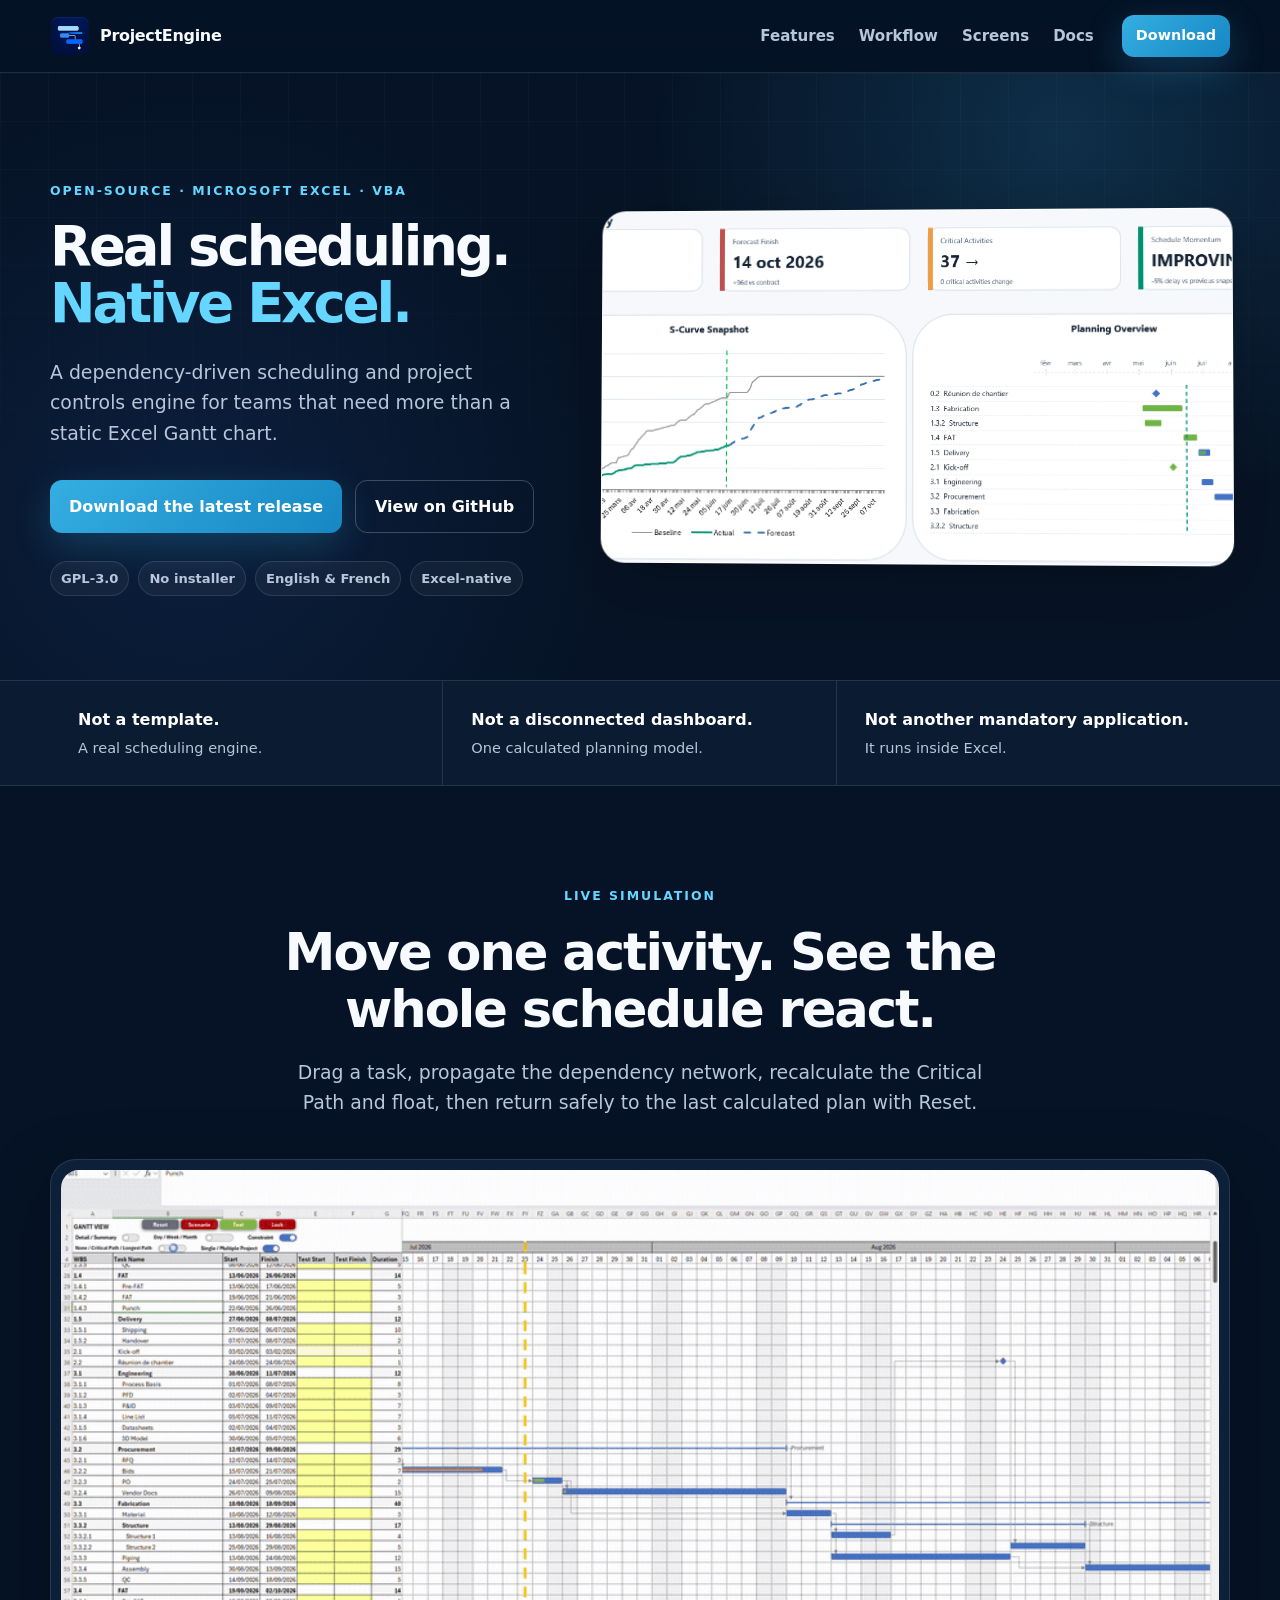
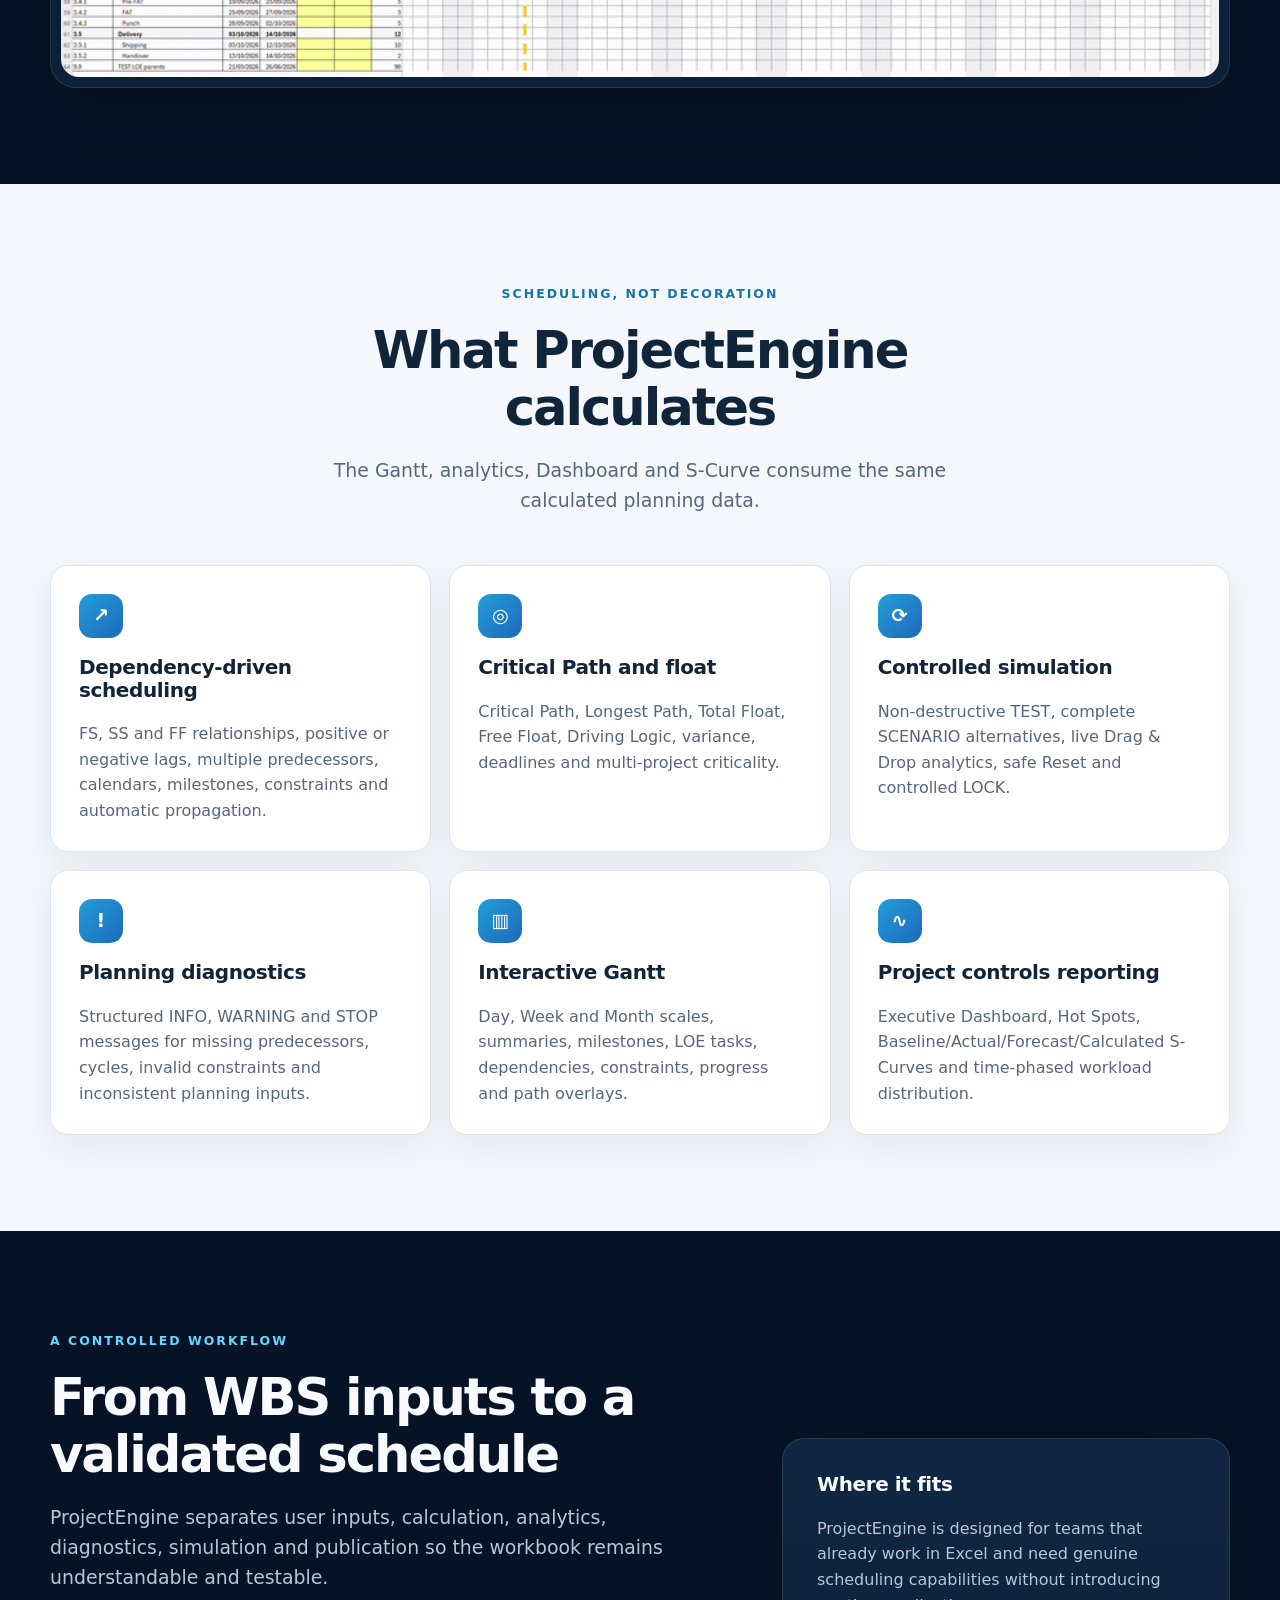
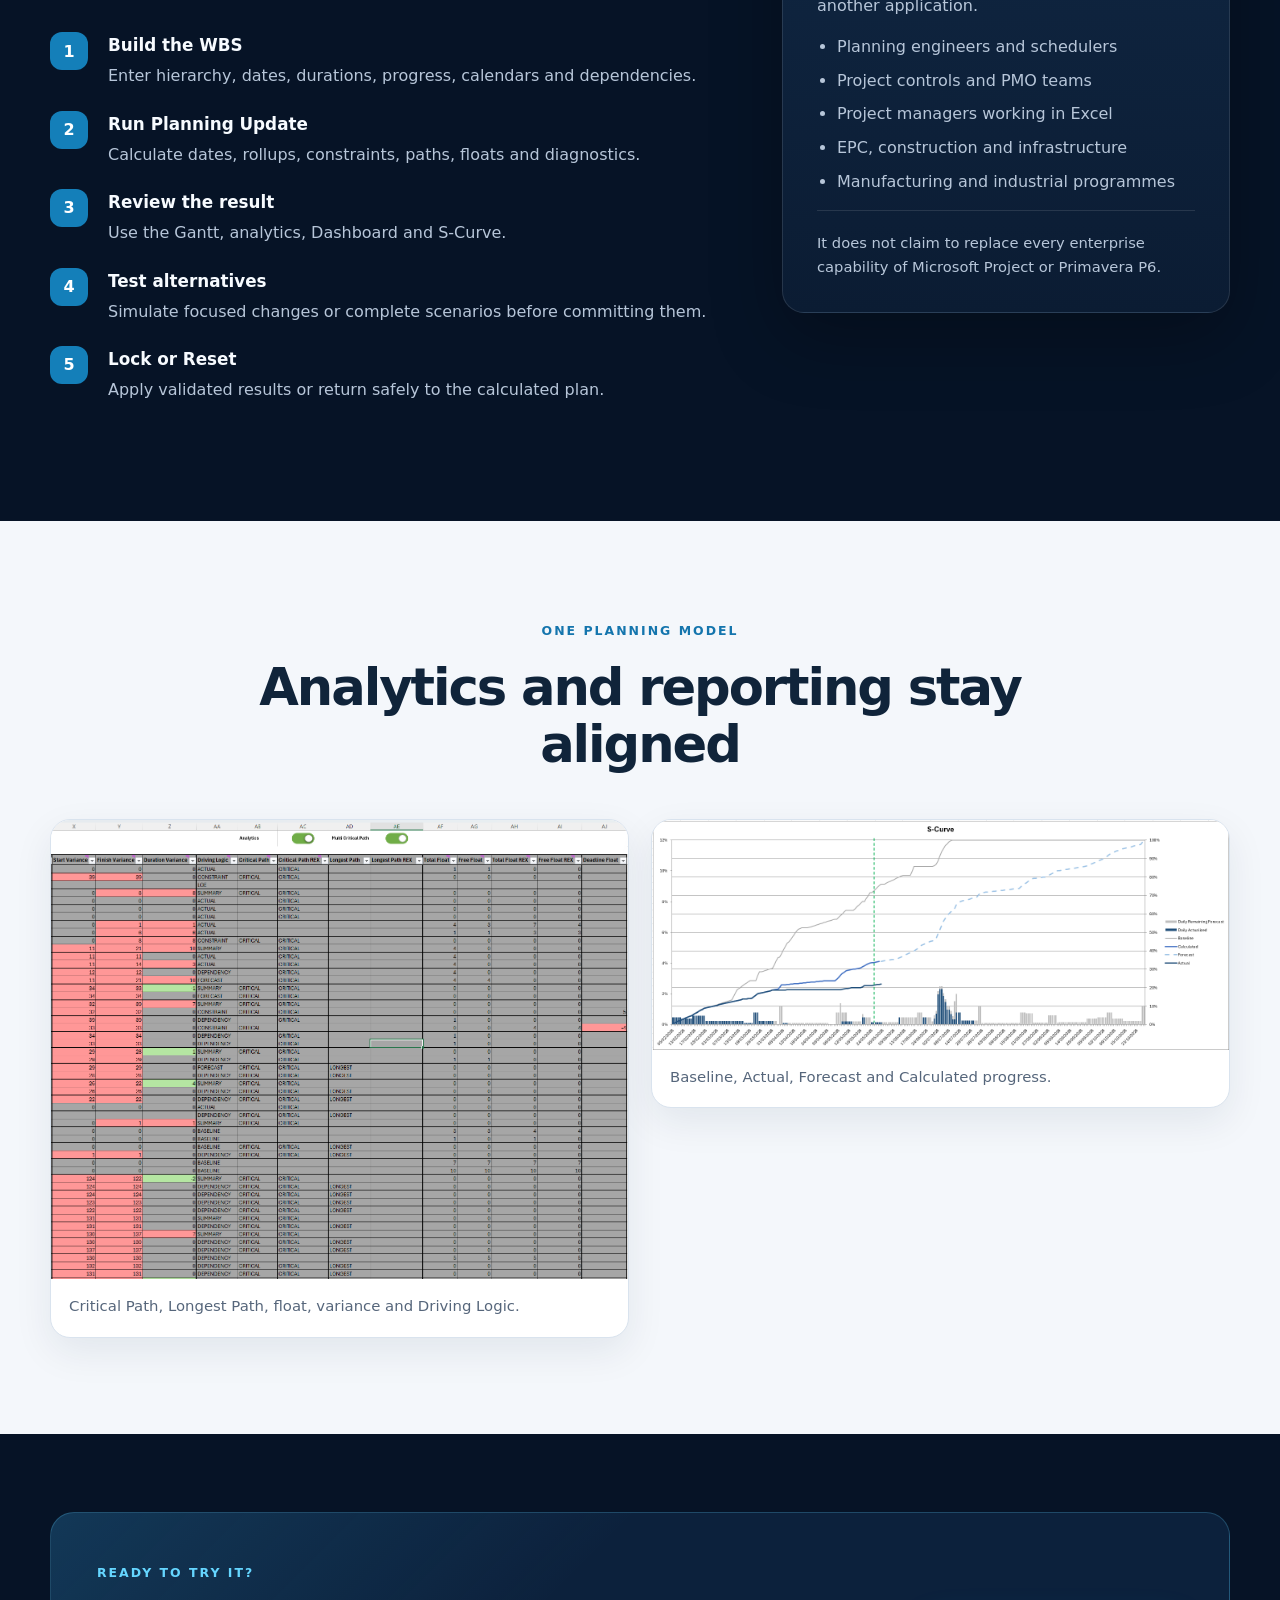
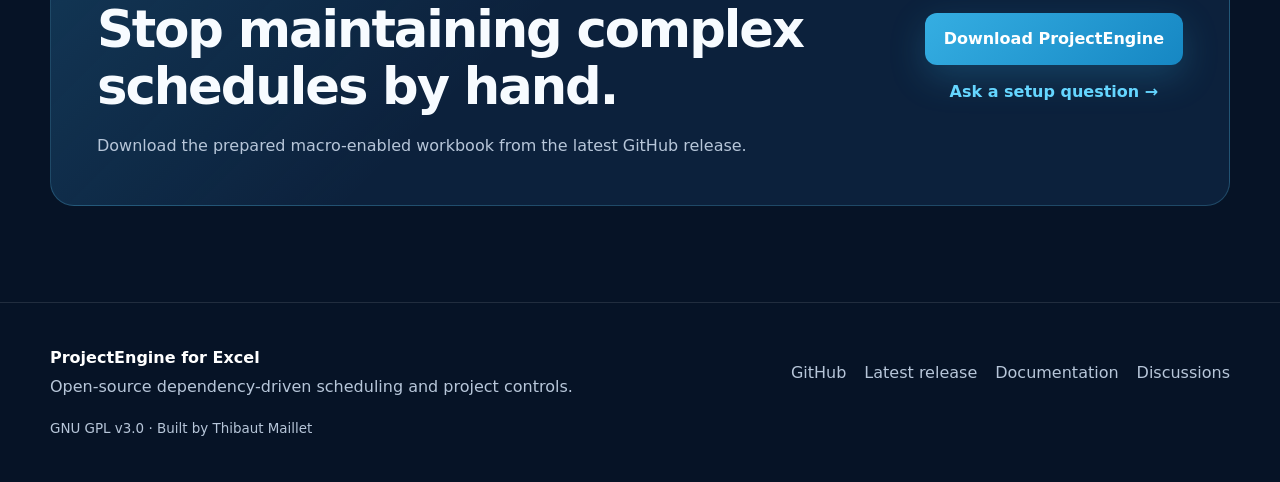
<file: index.html>
<!doctype html>
<html lang="en">
<head>
  <meta charset="utf-8">
  <meta name="viewport" content="width=device-width, initial-scale=1">
  <title>ProjectEngine for Excel — Open-source scheduling and project controls engine</title>
  <meta name="description" content="ProjectEngine is an open-source, dependency-driven scheduling and project controls engine for Microsoft Excel. Critical Path, float, simulation, Drag & Drop, Gantt, dashboards and S-Curves — all inside Excel.">
  <meta name="keywords" content="Excel scheduling engine, open source Excel Gantt, Critical Path Excel, VBA scheduling engine, project controls Excel, Microsoft Project alternative Excel, dependency-driven scheduling">
  <meta name="author" content="Thibaut Maillet">
  <meta name="robots" content="index,follow,max-image-preview:large">
  <meta name="theme-color" content="#07152a">

  <link rel="canonical" href="https://tmailletfr.github.io/ProjectEngine/">
  <link rel="icon" href="assets/favicon.png?v=2" type="image/png">
  <link rel="preload" as="image" href="assets/dashboard.png" fetchpriority="high">
  <link rel="stylesheet" href="assets/styles.css?v=4">

  <meta property="og:type" content="website">
  <meta property="og:title" content="ProjectEngine for Excel — Real scheduling. Native Excel.">
  <meta property="og:description" content="An open-source, dependency-driven scheduling and project controls engine for Microsoft Excel.">
  <meta property="og:url" content="https://tmailletfr.github.io/ProjectEngine/">
  <meta property="og:image" content="https://tmailletfr.github.io/ProjectEngine/assets/social-preview.jpg">
  <meta property="og:image:width" content="1280">
  <meta property="og:image:height" content="640">

  <meta name="twitter:card" content="summary_large_image">
  <meta name="twitter:title" content="ProjectEngine for Excel">
  <meta name="twitter:description" content="Real scheduling. Native Excel.">
  <meta name="twitter:image" content="https://tmailletfr.github.io/ProjectEngine/assets/social-preview.jpg">

  <script type="application/ld+json">
  {
    "@context": "https://schema.org",
    "@type": "SoftwareApplication",
    "name": "ProjectEngine",
    "alternateName": "ProjectEngine for Excel",
    "applicationCategory": "BusinessApplication",
    "applicationSubCategory": "Project scheduling and project controls",
    "operatingSystem": "Microsoft Windows",
    "softwareRequirements": "Microsoft Excel with VBA macros enabled",
    "description": "Open-source, dependency-driven scheduling and project controls engine for Microsoft Excel.",
    "url": "https://tmailletfr.github.io/ProjectEngine/",
    "downloadUrl": "https://github.com/TMailletFR/ProjectEngine/releases/latest",
    "codeRepository": "https://github.com/TMailletFR/ProjectEngine",
    "license": "https://www.gnu.org/licenses/gpl-3.0.html",
    "author": {
      "@type": "Person",
      "name": "Thibaut Maillet",
      "url": "https://github.com/TMailletFR"
    },
    "featureList": [
      "Dependency-driven scheduling with FS, SS and FF relationships",
      "Critical Path and Longest Path analysis",
      "Total Float and Free Float",
      "Live TEST and Drag & Drop simulation",
      "Interactive Gantt chart",
      "Executive dashboards",
      "S-Curve analysis",
      "English and French onboarding"
    ]
  }
  </script>
</head>

<body>
  <a class="skip-link" href="#main">Skip to content</a>

  <header class="site-header">
    <div class="container nav-wrap">
      <a class="brand" href="#top" aria-label="ProjectEngine home">
        <img src="assets/ProjectEngine_logo.png"
             alt=""
             width="40"
             height="40"
             style="width:40px;height:40px;display:block;object-fit:contain;flex:0 0 auto;">
        <span>ProjectEngine</span>
      </a>
      <nav aria-label="Primary navigation">
        <a href="#features">Features</a>
        <a href="#workflow">Workflow</a>
        <a href="#screens">Screens</a>
        <a href="https://github.com/TMailletFR/ProjectEngine/tree/main/Docs/en">Docs</a>
      </nav>
      <a class="button button-small" href="download.html">Download</a>
    </div>
  </header>

  <main id="main">
    <section class="hero" id="top">
      <div class="container hero-grid">
        <div class="hero-copy">
          <div class="eyebrow">OPEN-SOURCE · MICROSOFT EXCEL · VBA</div>
          <h1 class="hero-title">
            <span class="hero-title-line">Real scheduling.</span>
            <span class="hero-title-line hero-title-accent">Native Excel.</span>
          </h1>
          <p class="hero-lead">
            A dependency-driven scheduling and project controls engine for teams that need more than a static Excel Gantt chart.
          </p>
          <div class="hero-actions">
            <a class="button" href="download.html">Download the latest release</a>
            <a class="button button-secondary" href="https://github.com/TMailletFR/ProjectEngine">View on GitHub</a>
          </div>
          <div class="trust-row" aria-label="Project characteristics">
            <span>GPL-3.0</span>
            <span>No installer</span>
            <span>English & French</span>
            <span>Excel-native</span>
          </div>
        </div>
        <div class="hero-visual">
          <img src="assets/dashboard.png" alt="ProjectEngine executive dashboard in Excel" width="1200" height="675" loading="eager" fetchpriority="high" decoding="async">
        </div>
      </div>
    </section>

    <section class="proof strip">
      <div class="container proof-grid">
        <div>
          <strong>Not a template.</strong>
          <span>A real scheduling engine.</span>
        </div>
        <div>
          <strong>Not a disconnected dashboard.</strong>
          <span>One calculated planning model.</span>
        </div>
        <div>
          <strong>Not another mandatory application.</strong>
          <span>It runs inside Excel.</span>
        </div>
      </div>
    </section>

    <section class="section" id="demo">
      <div class="container narrow center">
        <div class="eyebrow">LIVE SIMULATION</div>
        <h2>Move one activity. See the whole schedule react.</h2>
        <p class="section-lead">
          Drag a task, propagate the dependency network, recalculate the Critical Path and float, then return safely to the last calculated plan with Reset.
        </p>
      </div>
      <div class="container demo-frame">
        <img src="assets/live-simulation.gif" alt="ProjectEngine live Gantt simulation showing Drag and Drop, dependency propagation, Critical Path recalculation and Reset" loading="lazy">
      </div>
    </section>

    <section class="section section-alt" id="features">
      <div class="container narrow center">
        <div class="eyebrow">SCHEDULING, NOT DECORATION</div>
        <h2>What ProjectEngine calculates</h2>
        <p class="section-lead">
          The Gantt, analytics, Dashboard and S-Curve consume the same calculated planning data.
        </p>
      </div>

      <div class="container cards">
        <article class="card">
          <div class="icon">↗</div>
          <h3>Dependency-driven scheduling</h3>
          <p>FS, SS and FF relationships, positive or negative lags, multiple predecessors, calendars, milestones, constraints and automatic propagation.</p>
        </article>
        <article class="card">
          <div class="icon">◎</div>
          <h3>Critical Path and float</h3>
          <p>Critical Path, Longest Path, Total Float, Free Float, Driving Logic, variance, deadlines and multi-project criticality.</p>
        </article>
        <article class="card">
          <div class="icon">⟳</div>
          <h3>Controlled simulation</h3>
          <p>Non-destructive TEST, complete SCENARIO alternatives, live Drag & Drop analytics, safe Reset and controlled LOCK.</p>
        </article>
        <article class="card">
          <div class="icon">!</div>
          <h3>Planning diagnostics</h3>
          <p>Structured INFO, WARNING and STOP messages for missing predecessors, cycles, invalid constraints and inconsistent planning inputs.</p>
        </article>
        <article class="card">
          <div class="icon">▥</div>
          <h3>Interactive Gantt</h3>
          <p>Day, Week and Month scales, summaries, milestones, LOE tasks, dependencies, constraints, progress and path overlays.</p>
        </article>
        <article class="card">
          <div class="icon">∿</div>
          <h3>Project controls reporting</h3>
          <p>Executive Dashboard, Hot Spots, Baseline/Actual/Forecast/Calculated S-Curves and time-phased workload distribution.</p>
        </article>
      </div>
    </section>

    <section class="section" id="workflow">
      <div class="container workflow-grid">
        <div>
          <div class="eyebrow">A CONTROLLED WORKFLOW</div>
          <h2>From WBS inputs to a validated schedule</h2>
          <p class="section-lead left">
            ProjectEngine separates user inputs, calculation, analytics, diagnostics, simulation and publication so the workbook remains understandable and testable.
          </p>
          <ol class="steps">
            <li><span>1</span><div><strong>Build the WBS</strong><p>Enter hierarchy, dates, durations, progress, calendars and dependencies.</p></div></li>
            <li><span>2</span><div><strong>Run Planning Update</strong><p>Calculate dates, rollups, constraints, paths, floats and diagnostics.</p></div></li>
            <li><span>3</span><div><strong>Review the result</strong><p>Use the Gantt, analytics, Dashboard and S-Curve.</p></div></li>
            <li><span>4</span><div><strong>Test alternatives</strong><p>Simulate focused changes or complete scenarios before committing them.</p></div></li>
            <li><span>5</span><div><strong>Lock or Reset</strong><p>Apply validated results or return safely to the calculated plan.</p></div></li>
          </ol>
        </div>
        <aside class="fit-panel">
          <h3>Where it fits</h3>
          <p>ProjectEngine is designed for teams that already work in Excel and need genuine scheduling capabilities without introducing another application.</p>
          <ul>
            <li>Planning engineers and schedulers</li>
            <li>Project controls and PMO teams</li>
            <li>Project managers working in Excel</li>
            <li>EPC, construction and infrastructure</li>
            <li>Manufacturing and industrial programmes</li>
          </ul>
          <p class="fit-note">It does not claim to replace every enterprise capability of Microsoft Project or Primavera P6.</p>
        </aside>
      </div>
    </section>

    <section class="section section-alt" id="screens">
      <div class="container narrow center">
        <div class="eyebrow">ONE PLANNING MODEL</div>
        <h2>Analytics and reporting stay aligned</h2>
      </div>
      <div class="container screenshot-grid">
        <figure>
          <img src="assets/analytics.png" alt="ProjectEngine planning analytics in Excel" loading="lazy">
          <figcaption>Critical Path, Longest Path, float, variance and Driving Logic.</figcaption>
        </figure>
        <figure>
          <img src="assets/s-curve.png" alt="ProjectEngine S-Curve analysis in Excel" loading="lazy">
          <figcaption>Baseline, Actual, Forecast and Calculated progress.</figcaption>
        </figure>
      </div>
    </section>

    <section class="section cta">
      <div class="container cta-box">
        <div>
          <div class="eyebrow">READY TO TRY IT?</div>
          <h2>Stop maintaining complex schedules by hand.</h2>
          <p>Download the prepared macro-enabled workbook from the latest GitHub release.</p>
        </div>
        <div class="cta-actions">
          <a class="button" href="download.html">Download ProjectEngine</a>
          <a class="text-link" href="https://github.com/TMailletFR/ProjectEngine/discussions/4">Ask a setup question →</a>
        </div>
      </div>
    </section>
  </main>

  <footer>
    <div class="container footer-grid">
      <div>
        <strong>ProjectEngine for Excel</strong>
        <p>Open-source dependency-driven scheduling and project controls.</p>
      </div>
      <div class="footer-links">
        <a href="https://github.com/TMailletFR/ProjectEngine">GitHub</a>
        <a href="https://github.com/TMailletFR/ProjectEngine/releases/latest">Latest release</a>
        <a href="https://github.com/TMailletFR/ProjectEngine/tree/main/Docs/en">Documentation</a>
        <a href="https://github.com/TMailletFR/ProjectEngine/discussions">Discussions</a>
      </div>
      <div class="license">GNU GPL v3.0 · Built by Thibaut Maillet</div>
    </div>
  </footer>
</body>
</html>
</file>
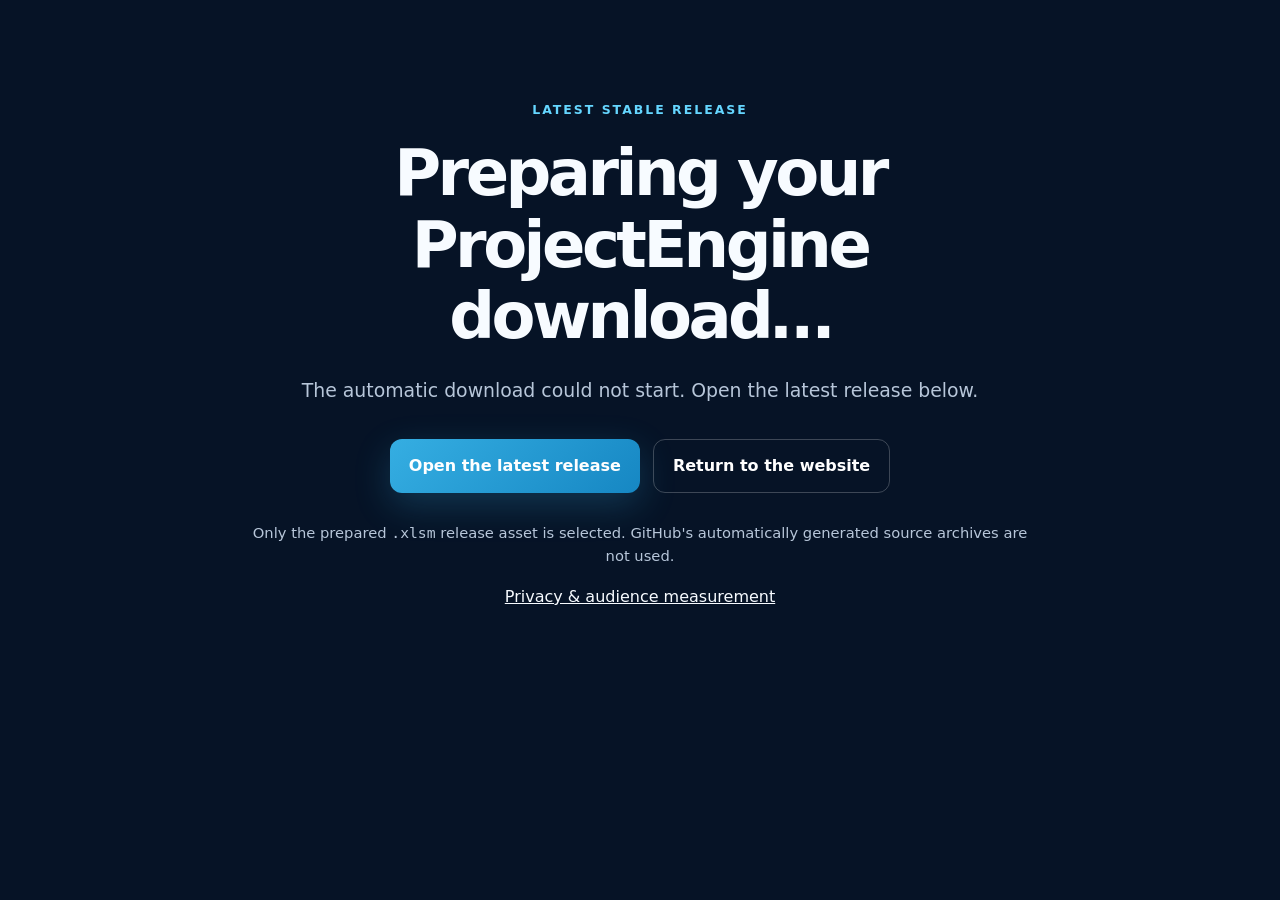
<file: download.html>
<!doctype html>
<html lang="en">
<head>
  <meta charset="utf-8">
  <meta name="viewport" content="width=device-width, initial-scale=1">
  <meta name="robots" content="noindex">
  <meta name="theme-color" content="#07152a">
  <title>Downloading ProjectEngine…</title>
  <link rel="icon" href="assets/favicon.png?v=2" type="image/png">
  <link rel="stylesheet" href="assets/styles.css?v=4">
  <!-- Cloudflare Web Analytics -->
  <script type="module"
          src="https://static.cloudflareinsights.com/beacon.min.js"
          data-cf-beacon='{"token":"202ecf5af10b4638a640319fb2933e1e"}'></script>
  <!-- End Cloudflare Web Analytics -->
</head>
<body>
  <main class="section">
    <div class="container narrow center">
      <div class="eyebrow">LATEST STABLE RELEASE</div>
      <h1 class="download-title">Preparing your ProjectEngine download…</h1>
      <p class="section-lead" id="download-status">
        The latest macro-enabled Excel workbook is being located on GitHub.
      </p>

      <div class="hero-actions download-actions">
        <a class="button" id="manual-download"
           href="https://github.com/TMailletFR/ProjectEngine/releases/latest">
          Open the latest release
        </a>
        <a class="button button-secondary"
           href="https://tmailletfr.github.io/ProjectEngine/">
          Return to the website
        </a>
      </div>

      <p class="download-note">
        Only the prepared <code>.xlsm</code> release asset is selected.
        GitHub's automatically generated source archives are not used.
      </p>
      <p class="privacy-inline">
        <a href="privacy.html">Privacy & audience measurement</a>
      </p>
    </div>
  </main>

  <script>
    (() => {
      const apiUrl =
        "https://api.github.com/repos/TMailletFR/ProjectEngine/releases/latest";
      const status = document.getElementById("download-status");
      const manual = document.getElementById("manual-download");

      fetch(apiUrl, {
        headers: {
          "Accept": "application/vnd.github+json"
        }
      })
        .then(response => {
          if (!response.ok) {
            throw new Error(`GitHub API returned ${response.status}`);
          }
          return response.json();
        })
        .then(release => {
          const workbook = (release.assets || []).find(asset =>
            asset.name.toLowerCase().endsWith(".xlsm")
          );

          if (!workbook || !workbook.browser_download_url) {
            throw new Error("No .xlsm asset was found in the latest release.");
          }

          status.textContent =
            `Downloading ${workbook.name} from ${release.tag_name}…`;
          manual.href = workbook.browser_download_url;
          manual.textContent = `Download ${workbook.name}`;

          window.location.replace(workbook.browser_download_url);
        })
        .catch(error => {
          console.error(error);
          status.textContent =
            "The automatic download could not start. Open the latest release below.";
        });
    })();
  </script>
</body>
</html>
</file>
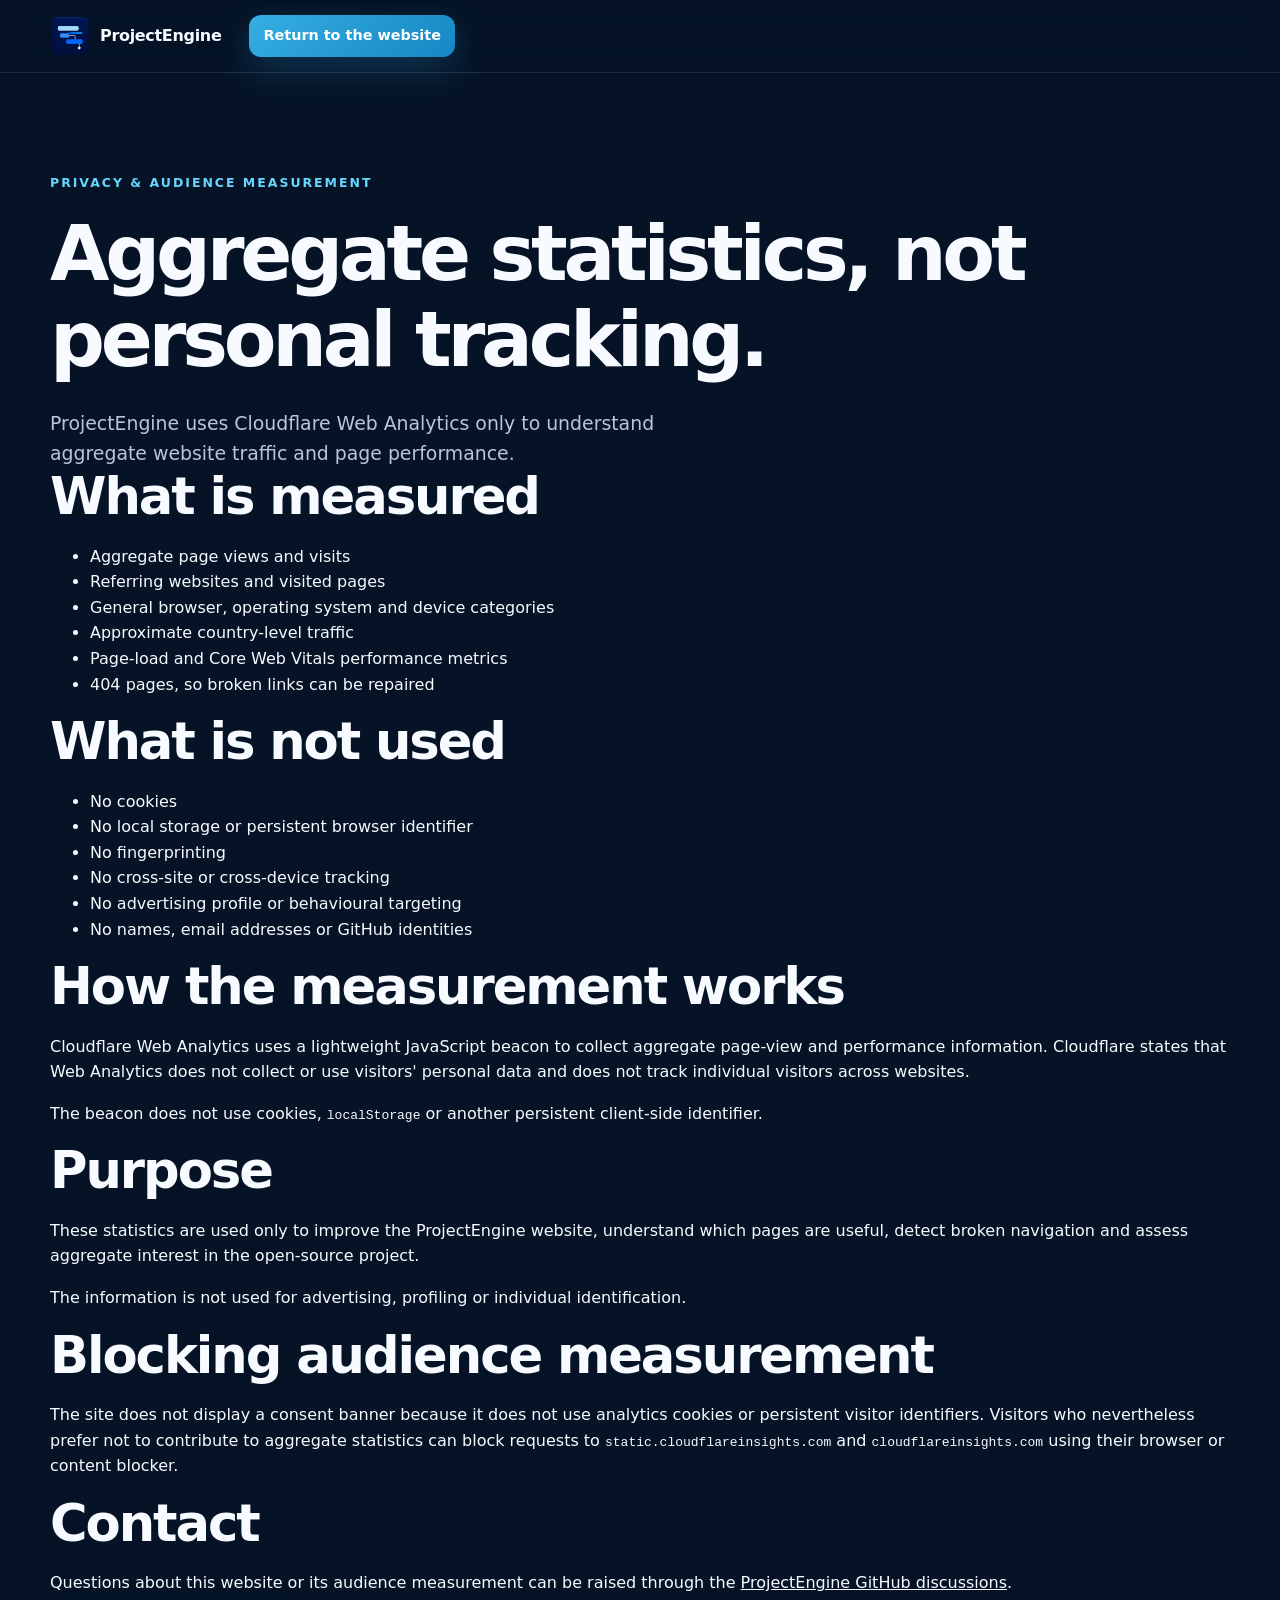
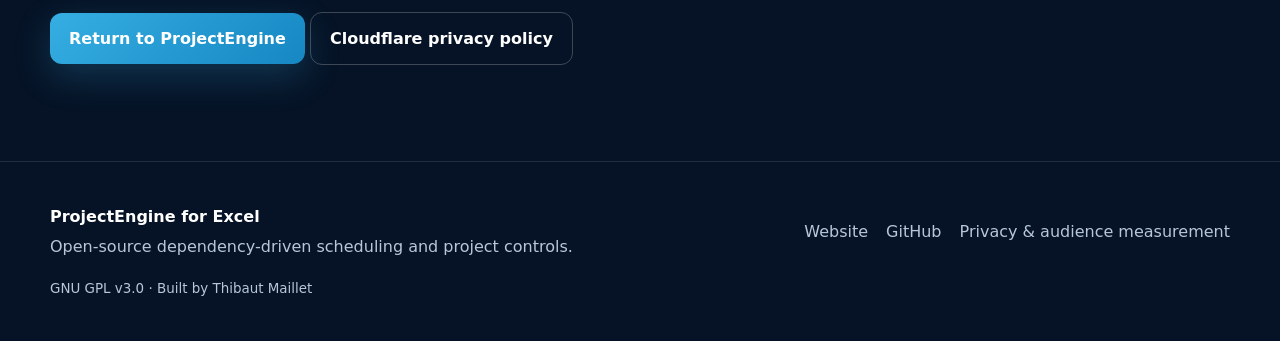
<file: privacy.html>
<!doctype html>
<html lang="en">
<head>
  <meta charset="utf-8">
  <meta name="viewport" content="width=device-width, initial-scale=1">
  <title>Privacy and audience measurement — ProjectEngine</title>
  <meta name="description" content="How ProjectEngine uses privacy-first, cookie-free aggregate audience measurement.">
  <meta name="robots" content="index,follow">
  <meta name="theme-color" content="#07152a">
  <link rel="canonical" href="https://tmailletfr.github.io/ProjectEngine/privacy.html">
  <link rel="icon" href="assets/favicon.png?v=2" type="image/png">
  <link rel="stylesheet" href="assets/styles.css?v=4">
  <!-- Cloudflare Web Analytics -->
  <script type="module"
          src="https://static.cloudflareinsights.com/beacon.min.js"
          data-cf-beacon='{"token":"202ecf5af10b4638a640319fb2933e1e"}'></script>
  <!-- End Cloudflare Web Analytics -->
</head>
<body>
  <a class="skip-link" href="#main">Skip to content</a>

  <header class="site-header">
    <div class="container nav-wrap">
      <a class="brand" href="/ProjectEngine/" aria-label="ProjectEngine home">
        <img src="assets/ProjectEngine_logo.png"
             alt=""
             width="40"
             height="40"
             style="width:40px;height:40px;display:block;object-fit:contain;flex:0 0 auto;">
        <span>ProjectEngine</span>
      </a>
      <a class="button button-small" href="/ProjectEngine/">Return to the website</a>
    </div>
  </header>

  <main id="main" class="section privacy-page">
    <div class="container privacy-container">
      <div class="eyebrow">PRIVACY & AUDIENCE MEASUREMENT</div>
      <h1 class="privacy-title">Aggregate statistics, not personal tracking.</h1>

      <p class="section-lead left">
        ProjectEngine uses Cloudflare Web Analytics only to understand aggregate website traffic and page performance.
      </p>

      <section class="privacy-card">
        <h2>What is measured</h2>
        <ul>
          <li>Aggregate page views and visits</li>
          <li>Referring websites and visited pages</li>
          <li>General browser, operating system and device categories</li>
          <li>Approximate country-level traffic</li>
          <li>Page-load and Core Web Vitals performance metrics</li>
          <li>404 pages, so broken links can be repaired</li>
        </ul>
      </section>

      <section class="privacy-card">
        <h2>What is not used</h2>
        <ul>
          <li>No cookies</li>
          <li>No local storage or persistent browser identifier</li>
          <li>No fingerprinting</li>
          <li>No cross-site or cross-device tracking</li>
          <li>No advertising profile or behavioural targeting</li>
          <li>No names, email addresses or GitHub identities</li>
        </ul>
      </section>

      <section class="privacy-card">
        <h2>How the measurement works</h2>
        <p>
          Cloudflare Web Analytics uses a lightweight JavaScript beacon to collect aggregate page-view and performance information.
          Cloudflare states that Web Analytics does not collect or use visitors' personal data and does not track individual visitors across websites.
        </p>
        <p>
          The beacon does not use cookies, <code>localStorage</code> or another persistent client-side identifier.
        </p>
      </section>

      <section class="privacy-card">
        <h2>Purpose</h2>
        <p>
          These statistics are used only to improve the ProjectEngine website, understand which pages are useful, detect broken navigation and assess aggregate interest in the open-source project.
        </p>
        <p>
          The information is not used for advertising, profiling or individual identification.
        </p>
      </section>

      <section class="privacy-card">
        <h2>Blocking audience measurement</h2>
        <p>
          The site does not display a consent banner because it does not use analytics cookies or persistent visitor identifiers.
          Visitors who nevertheless prefer not to contribute to aggregate statistics can block requests to
          <code>static.cloudflareinsights.com</code> and <code>cloudflareinsights.com</code> using their browser or content blocker.
        </p>
      </section>

      <section class="privacy-card">
        <h2>Contact</h2>
        <p>
          Questions about this website or its audience measurement can be raised through the
          <a href="https://github.com/TMailletFR/ProjectEngine/discussions">ProjectEngine GitHub discussions</a>.
        </p>
      </section>

      <div class="privacy-actions">
        <a class="button" href="/ProjectEngine/">Return to ProjectEngine</a>
        <a class="button button-secondary" href="https://www.cloudflare.com/privacypolicy/">Cloudflare privacy policy</a>
      </div>
    </div>
  </main>

  <footer>
    <div class="container footer-grid">
      <div>
        <strong>ProjectEngine for Excel</strong>
        <p>Open-source dependency-driven scheduling and project controls.</p>
      </div>
      <div class="footer-links">
        <a href="/ProjectEngine/">Website</a>
        <a href="https://github.com/TMailletFR/ProjectEngine">GitHub</a>
        <a href="privacy.html">Privacy & audience measurement</a>
      </div>
      <div class="license">GNU GPL v3.0 · Built by Thibaut Maillet</div>
    </div>
  </footer>
</body>
</html>
</file>
<file: assets/styles.css>
:root {
  --bg: #061326;
  --bg-soft: #0b1c34;
  --panel: #10243f;
  --panel-2: #f4f7fb;
  --text: #f7fbff;
  --muted: #b7c6d9;
  --ink: #10243a;
  --ink-soft: #56667b;
  --accent: #35aee2;
  --accent-2: #65d6ff;
  --line: rgba(255,255,255,.11);
  --shadow: 0 24px 70px rgba(0,0,0,.28);
  --radius: 24px;
}

* { box-sizing: border-box; }

html { scroll-behavior: smooth; }

body {
  margin: 0;
  font-family: Inter, ui-sans-serif, system-ui, -apple-system, BlinkMacSystemFont, "Segoe UI", sans-serif;
  color: var(--text);
  background: var(--bg);
  line-height: 1.6;
}

img {
  max-width: 100%;
  height: auto;
  display: block;
}

a { color: inherit; }

.container {
  width: min(1180px, calc(100% - 40px));
  margin-inline: auto;
}

.narrow { max-width: 780px; }
.center { text-align: center; }

.skip-link {
  position: absolute;
  left: -9999px;
  top: 8px;
  z-index: 999;
  background: white;
  color: #111;
  padding: 10px 14px;
  border-radius: 8px;
}
.skip-link:focus { left: 8px; }

.site-header {
  position: sticky;
  top: 0;
  z-index: 20;
  backdrop-filter: blur(18px);
  background: rgba(6, 19, 38, .82);
  border-bottom: 1px solid var(--line);
}

.nav-wrap {
  min-height: 72px;
  display: flex;
  align-items: center;
  gap: 28px;
}

.brand {
  display: inline-flex;
  align-items: center;
  gap: 10px;
  text-decoration: none;
  font-weight: 800;
  letter-spacing: -.02em;
}

.brand-mark {
  width: 36px;
  height: 36px;
  border-radius: 11px;
  display: grid;
  place-items: center;
  background: linear-gradient(135deg, var(--accent), #1e6ccb);
  font-size: .84rem;
  box-shadow: 0 8px 28px rgba(53,174,226,.3);
}

nav {
  display: flex;
  gap: 24px;
  margin-left: auto;
}
nav a {
  color: var(--muted);
  text-decoration: none;
  font-weight: 650;
  font-size: .94rem;
}
nav a:hover { color: white; }

.button {
  display: inline-flex;
  align-items: center;
  justify-content: center;
  border-radius: 12px;
  padding: 13px 19px;
  font-weight: 800;
  text-decoration: none;
  background: linear-gradient(135deg, var(--accent), #1687c3);
  color: white;
  box-shadow: 0 12px 36px rgba(53,174,226,.23);
  transition: transform .18s ease, box-shadow .18s ease;
}
.button:hover {
  transform: translateY(-2px);
  box-shadow: 0 16px 40px rgba(53,174,226,.32);
}
.button-small { padding: 9px 14px; font-size: .9rem; }
.button-secondary {
  background: transparent;
  border: 1px solid rgba(255,255,255,.22);
  box-shadow: none;
}
.button-secondary:hover { background: rgba(255,255,255,.06); }

.hero {
  position: relative;
  overflow: hidden;
  padding: 104px 0 84px;
  background:
    radial-gradient(circle at 83% 10%, rgba(53,174,226,.18), transparent 34%),
    radial-gradient(circle at 15% 72%, rgba(36,93,175,.16), transparent 36%);
}
.hero::after {
  content: "";
  position: absolute;
  inset: 0;
  pointer-events: none;
  background-image: linear-gradient(rgba(255,255,255,.025) 1px, transparent 1px), linear-gradient(90deg, rgba(255,255,255,.025) 1px, transparent 1px);
  background-size: 48px 48px;
  mask-image: linear-gradient(to bottom, black, transparent);
}

.hero-grid {
  position: relative;
  z-index: 1;
  display: grid;
  grid-template-columns: .9fr 1.15fr;
  align-items: center;
  gap: 54px;
}

.eyebrow {
  display: inline-block;
  margin-bottom: 18px;
  color: var(--accent-2);
  font-size: .78rem;
  font-weight: 900;
  letter-spacing: .16em;
}

h1, h2, h3 { line-height: 1.12; margin-top: 0; }

h1 {
  font-size: clamp(3.25rem, 6vw, 5.6rem);
  letter-spacing: -.055em;
  margin-bottom: 25px;
}
h1 span { color: var(--accent-2); }

h2 {
  font-size: clamp(2.15rem, 4vw, 3.4rem);
  letter-spacing: -.04em;
  margin-bottom: 18px;
}

h3 {
  font-size: 1.25rem;
  letter-spacing: -.02em;
}

.hero-lead, .section-lead {
  color: var(--muted);
  font-size: 1.18rem;
  max-width: 700px;
}

.section-lead { margin: 0 auto; }
.section-lead.left { margin-left: 0; }

.hero-actions {
  display: flex;
  gap: 13px;
  flex-wrap: wrap;
  margin: 32px 0 28px;
}

.trust-row {
  display: flex;
  flex-wrap: wrap;
  gap: 9px;
}
.trust-row span {
  border: 1px solid var(--line);
  background: rgba(255,255,255,.045);
  color: var(--muted);
  border-radius: 999px;
  padding: 6px 10px;
  font-size: .82rem;
  font-weight: 700;
}

.hero-visual {
  width: 100%;
  aspect-ratio: 16 / 9;
  contain: layout paint;
  border: 1px solid rgba(255,255,255,.15);
  border-radius: var(--radius);
  overflow: hidden;
  box-shadow: var(--shadow);
  transform: perspective(1000px) rotateY(-2deg) rotateX(1deg);
  background: white;
}

.hero-visual img {
  width: 100%;
  height: 100%;
  object-fit: cover;
}

.strip {
  background: #0b1b31;
  border-top: 1px solid var(--line);
  border-bottom: 1px solid var(--line);
}

.proof-grid {
  display: grid;
  grid-template-columns: repeat(3, 1fr);
}
.proof-grid div {
  padding: 26px 28px;
  border-right: 1px solid var(--line);
}
.proof-grid div:last-child { border-right: 0; }
.proof-grid strong, .proof-grid span { display: block; }
.proof-grid strong { color: white; margin-bottom: 3px; }
.proof-grid span { color: var(--muted); font-size: .91rem; }

.section { padding: 96px 0; }
.section-alt {
  background: var(--panel-2);
  color: var(--ink);
}
.section-alt .eyebrow { color: #1475ad; }
.section-alt .section-lead { color: var(--ink-soft); }

.demo-frame {
  margin-top: 42px;
  padding: 10px;
  border: 1px solid var(--line);
  border-radius: 26px;
  background: #0d2039;
  box-shadow: var(--shadow);
}
.demo-frame img {
  width: 100%;
  border-radius: 18px;
}

.cards {
  display: grid;
  grid-template-columns: repeat(3, 1fr);
  gap: 18px;
  margin-top: 50px;
}
.card {
  background: white;
  border: 1px solid #dbe5ef;
  border-radius: 18px;
  padding: 28px;
  box-shadow: 0 12px 36px rgba(16,36,58,.07);
}
.card .icon {
  width: 44px;
  height: 44px;
  border-radius: 13px;
  display: grid;
  place-items: center;
  margin-bottom: 18px;
  color: white;
  background: linear-gradient(135deg, #239ed8, #1d69bc);
  font-weight: 900;
  font-size: 1.2rem;
}
.card p { color: var(--ink-soft); margin-bottom: 0; }

.workflow-grid {
  display: grid;
  grid-template-columns: 1.2fr .8fr;
  gap: 60px;
  align-items: start;
}

.steps {
  list-style: none;
  padding: 0;
  margin: 40px 0 0;
}
.steps li {
  display: grid;
  grid-template-columns: 42px 1fr;
  gap: 16px;
  margin-bottom: 22px;
}
.steps li > span {
  width: 38px;
  height: 38px;
  display: grid;
  place-items: center;
  border-radius: 12px;
  color: white;
  font-weight: 900;
  background: #147fb9;
}
.steps strong { display: block; font-size: 1.05rem; }
.steps p { margin: 4px 0 0; color: var(--muted); }

.fit-panel {
  background: linear-gradient(180deg, #102743, #0b1c33);
  border: 1px solid var(--line);
  border-radius: 22px;
  padding: 34px;
  box-shadow: var(--shadow);
}
.fit-panel p, .fit-panel li { color: var(--muted); }
.fit-panel ul { padding-left: 20px; }
.fit-panel li { margin: 8px 0; }
.fit-note {
  border-top: 1px solid var(--line);
  padding-top: 20px;
  margin-bottom: 0;
  font-size: .92rem;
}

.screenshot-grid {
  display: grid;
  grid-template-columns: repeat(2, 1fr);
  gap: 22px;
  margin-top: 46px;
}
figure {
  margin: 0;
  overflow: hidden;
  background: white;
  border: 1px solid #d9e3ee;
  border-radius: 20px;
  box-shadow: 0 14px 38px rgba(16,36,58,.08);
}
figure img { width: 100%; }
figcaption {
  color: var(--ink-soft);
  padding: 16px 18px 18px;
  font-size: .93rem;
}

.cta { padding-top: 78px; }
.cta-box {
  display: grid;
  grid-template-columns: 1fr auto;
  align-items: center;
  gap: 40px;
  padding: 46px;
  border-radius: 24px;
  background:
    linear-gradient(135deg, rgba(53,174,226,.16), transparent 40%),
    #0c213c;
  border: 1px solid rgba(101,214,255,.22);
}
.cta-box h2 { max-width: 720px; }
.cta-box p { color: var(--muted); margin-bottom: 0; }
.cta-actions {
  display: flex;
  flex-direction: column;
  align-items: center;
  gap: 14px;
}
.text-link {
  color: var(--accent-2);
  text-decoration: none;
  font-weight: 750;
}

footer {
  padding: 42px 0;
  border-top: 1px solid var(--line);
  color: var(--muted);
}
.footer-grid {
  display: grid;
  grid-template-columns: 1fr auto;
  gap: 18px 40px;
  align-items: center;
}
.footer-grid strong { color: white; }
.footer-grid p { margin: 4px 0 0; }
.footer-links {
  display: flex;
  gap: 18px;
  flex-wrap: wrap;
}
.footer-links a { text-decoration: none; }
.footer-links a:hover { color: white; }
.license { grid-column: 1 / -1; font-size: .84rem; }

@media (max-width: 900px) {
  nav { display: none; }
  .hero-grid, .workflow-grid, .cta-box { grid-template-columns: 1fr; }
  .hero { padding-top: 72px; }
  .hero-visual { transform: none; }
  .cards { grid-template-columns: repeat(2, 1fr); }
  .proof-grid { grid-template-columns: 1fr; }
  .proof-grid div { border-right: 0; border-bottom: 1px solid var(--line); }
  .proof-grid div:last-child { border-bottom: 0; }
  .cta-actions { align-items: flex-start; }
}

@media (max-width: 620px) {
  .container { width: min(100% - 24px, 1180px); }
  .nav-wrap { min-height: 64px; }
  .brand-mark { width: 32px; height: 32px; }
  .button-small { display: none; }
  .hero { padding: 62px 0 58px; }
  h1 { font-size: 3.1rem; }
  .hero-actions { flex-direction: column; }
  .button { width: 100%; }
  .section { padding: 70px 0; }
  .cards, .screenshot-grid { grid-template-columns: 1fr; }
  .card { padding: 24px; }
  .cta-box { padding: 30px 24px; }
  .footer-grid { grid-template-columns: 1fr; }
  .footer-links { flex-direction: column; gap: 8px; }
}


/* v2 layout corrections */

/* Keep the slogan visually and semantically in two beats on desktop. */
.hero-title {
  font-size: clamp(3rem, 4.9vw, 5.15rem);
  line-height: 1.04;
  letter-spacing: -.055em;
  margin-bottom: 25px;
}

.hero-title-line {
  display: block;
  white-space: nowrap;
}

.hero-title-accent {
  color: var(--accent-2);
}

/* Vertically centre the fit panel against the complete workflow block. */
.workflow-grid {
  align-items: center;
}

/* Prevent the shorter S-Curve card from stretching to the analytics card height. */
.screenshot-grid {
  align-items: start;
}

.screenshot-grid figure {
  align-self: start;
  height: auto;
}

.screenshot-grid figure img {
  width: 100%;
  height: auto;
  object-fit: contain;
}

/* Preserve the two-line slogan until the mobile layout becomes genuinely narrow. */
@media (max-width: 760px) {
  .hero-title {
    font-size: clamp(2.65rem, 10.5vw, 4.2rem);
  }
}

@media (max-width: 470px) {
  .hero-title-line {
    white-space: normal;
  }
}


.download-title {
  font-size: clamp(2.2rem, 5vw, 4rem);
  margin-bottom: 22px;
}

.download-actions {
  justify-content: center;
  margin-top: 34px;
}

.download-note {
  margin-top: 24px;
  color: var(--muted);
  font-size: .92rem;
}


/* v3: explicit hero colours and stronger layout rules */
.hero-title .hero-title-line {
  display: block !important;
  white-space: nowrap !important;
}

.hero-title .hero-title-line:first-child {
  color: var(--text) !important;
}

.hero-title .hero-title-accent {
  color: var(--accent-2) !important;
}

/* Keep the two-part slogan readable without forcing an oversized first line. */
@media (min-width: 901px) {
  .hero-title {
    font-size: clamp(3rem, 4.25vw, 4.75rem) !important;
  }
}

/* Explicitly centre the right panel within the full workflow row. */
@media (min-width: 901px) {
  .workflow-grid {
    align-items: center !important;
  }

  .fit-panel {
    align-self: center !important;
  }
}

/* Never stretch either screenshot card to match the other card's height. */
.screenshot-grid {
  align-items: start !important;
}

.screenshot-grid figure {
  height: fit-content !important;
  align-self: start !important;
}

.screenshot-grid figure img {
  display: block !important;
  width: 100% !important;
  height: auto !important;
  max-height: none !important;
  object-fit: contain !important;
}

/* Keep the intended two-line slogan on landscape phones/tablets too. */
@media (min-width: 471px) and (max-width: 900px) {
  .hero-title {
    font-size: clamp(2.5rem, 7vw, 3.7rem) !important;
  }

  .hero-title .hero-title-line {
    white-space: nowrap !important;
  }
}
</file>
